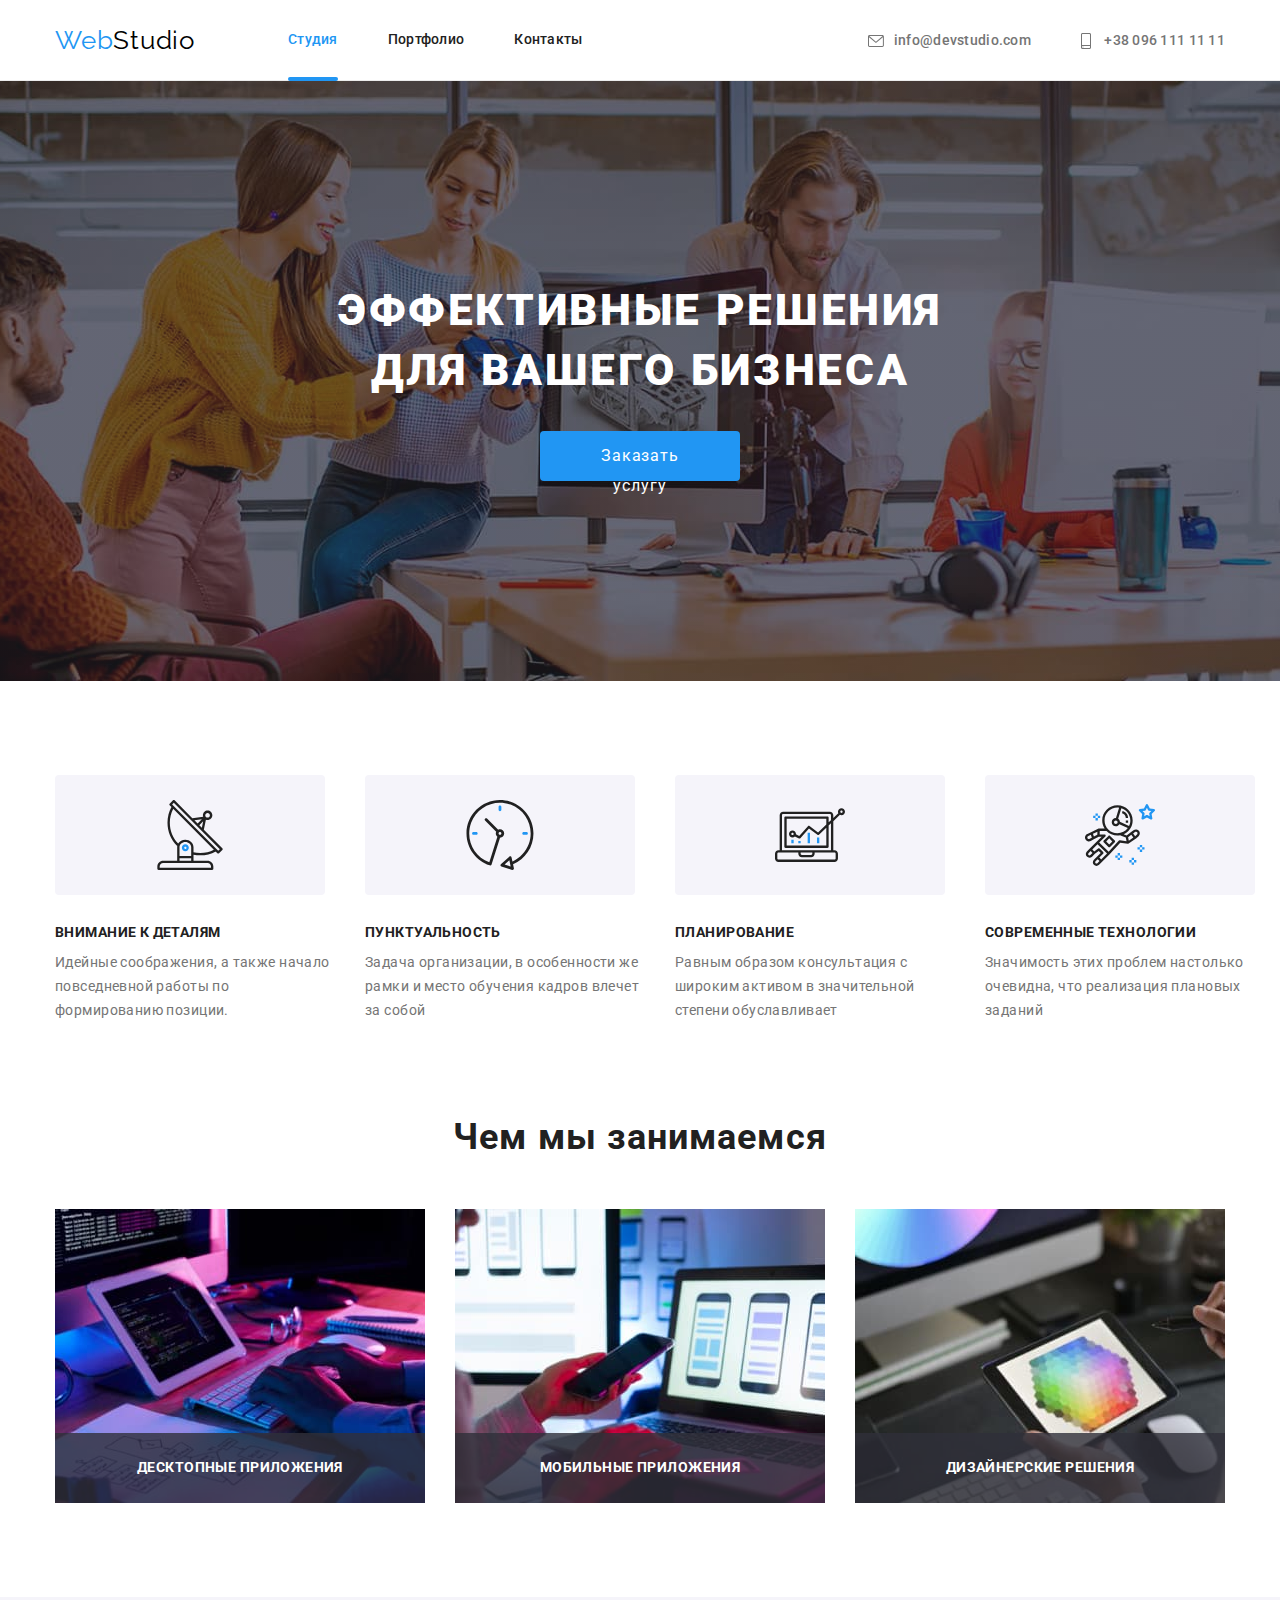
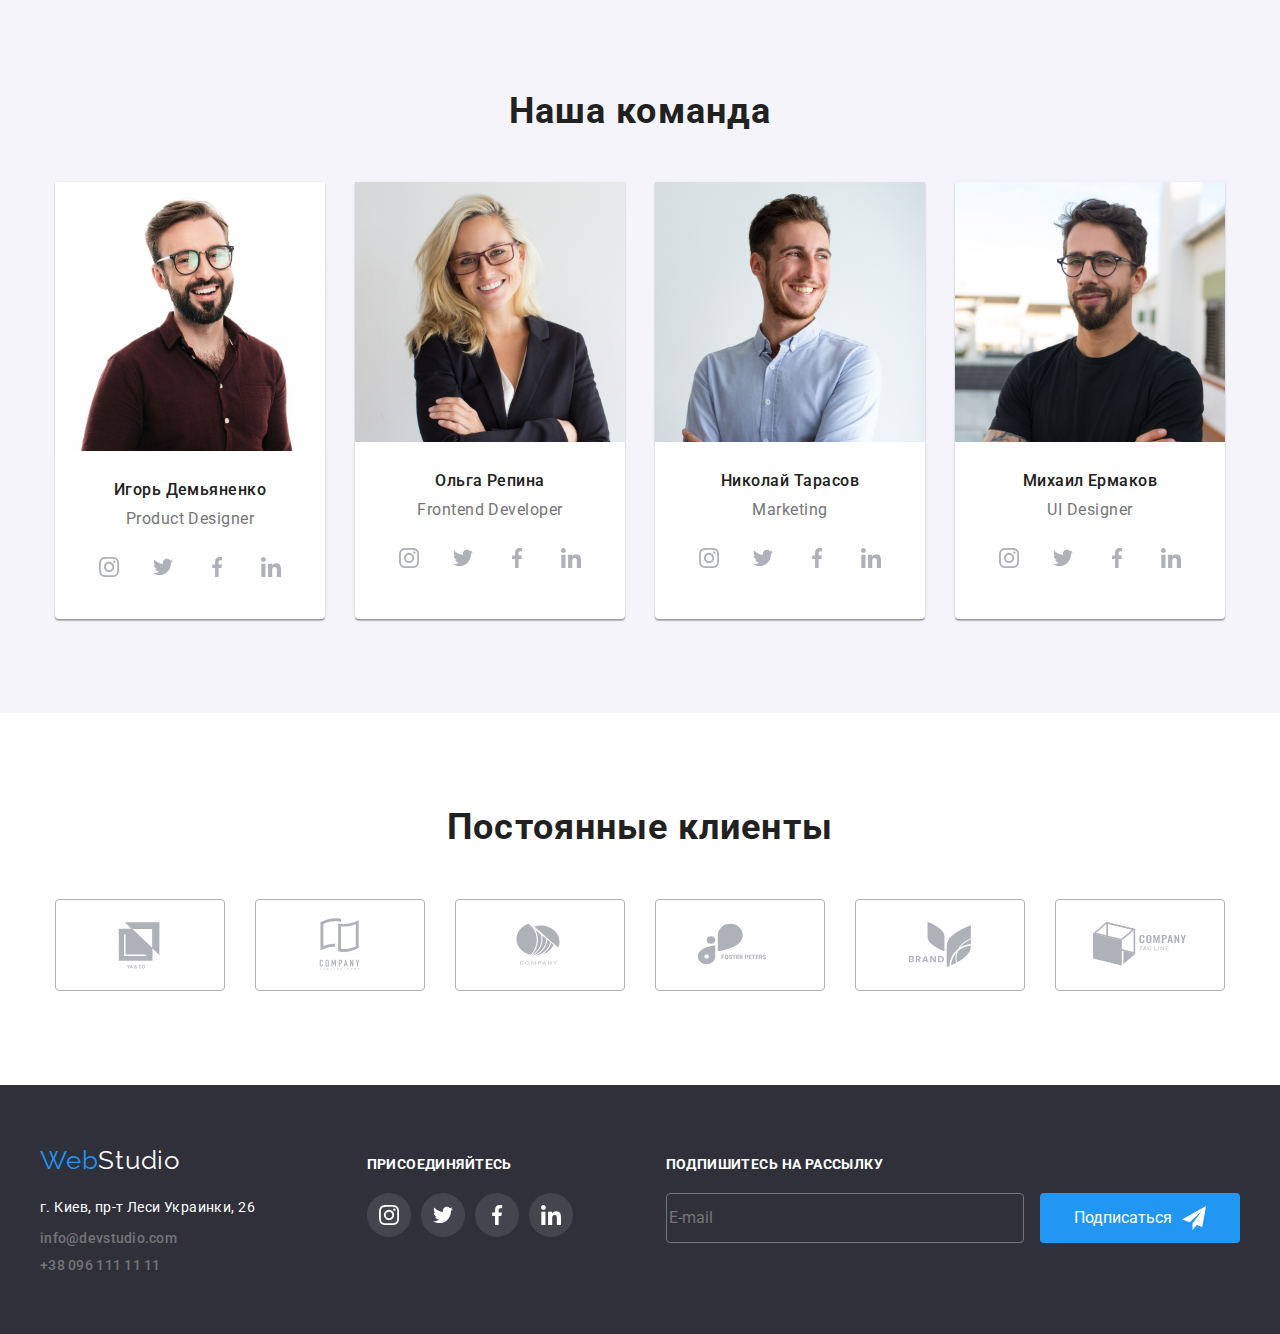
<file: index.html>
<!DOCTYPE html>
<html lang="en">

<head>
    <meta charset="UTF-8">
    <meta http-equiv="X-UA-Compatible" content="IE=edge">
    <meta name="viewport" content="width=device-width, initial-scale=1.0">
    <title>WebStudio</title>
    <link
        href="https://fonts.googleapis.com/css2?family=Raleway:wght@700&family=Roboto:wght@400;500;700;900&display=swap"
        rel="stylesheet">
    <link rel="stylesheet"
        href="https://cdnjs.cloudflare.com/ajax/libs/modern-normalize/1.1.0/modern-normalize.min.css">
    <link rel="stylesheet" href="./css/styles.css">
</head>

<body>

    <!--Шапка сайта-->


    <header class="page-header">
        <div class="container">
            <nav class="main-nav">
                <!-- логотип -->
                <a href="./index.html" class="logo">Web<span class="logo-header">Studio</span></a>
                <!-- навигацыя шапки -->
                <ul class="site-nav-list">
                    <li class="item"><a href="./index.html" class="link current">Студия</a></li>
                    <li class="item"><a href="./portfolio.html" class="link">Портфолио</a></li>
                    <li class="item"><a href="" class="link">Контакты</a></li>
                </ul>
            </nav>
            <!-- контакты -->
            <ul class="auth-nav-list">
                <li class="item"><a href="mailto:info@devstudio.com" class="auth-link">
                    <svg class="mail"  width: 16px; height: 12px;>
                            <use href="./symbol-defs.svg#icon-envelope-hover">

                            </use>
                        </svg>info@devstudio.com</a></li>

                <li class="item"><a href="tel:+380961111111" class="auth-link">
                    <svg class="tel" width="10px" height="16px">
                            <use href="./symbol-defs.svg#icon-smartphone"></use>
                        </svg> +38 096 111 11 11</a></li>
            </ul>

        </div>
    </header>


    <!-- уникальный контент -->
    <main>
        <!--Герой-->

        <section class="hero">
            <div class="kontainer">
                <h1 class="hero-title">Эффективные решения <br> для вашего бизнеса</h1>

                <button type="button" class="button-primery" data-modal-open>Заказать услугу</button>
            </div>
        </section>


        <!--Пpеймущества-->

        <section class="section">
            <div class="container">
                <h2 class="visually-hidden ">Наши преймущества</h2>

                <ul class="feature-list">

                    <li class="item ">
                        <div class="icon">
                            <svg class="button-icon" width="70px" height="70px">
                                <use href="./symbol-defs.svg#icon-antenna1"></use>
                            </svg>
                        </div>
                        <h3 class="section-title">Внимание к деталям</h3>
                        <p class="section-text">Идейные соображения, а также начало повседневной работы по формированию
                            позиции.</p>
                    </li>
                    <li class="item ">
                        <div class="icon">
                            <svg class="button-icon" width="70px" height="70px">
                                <use href="./symbol-defs.svg#icon-clock1"></use>
                            </svg>
                        </div>
                        <h3 class="section-title">Пунктуальность</h3>
                        <p class="section-text">Задача организации, в особенности же рамки и место обучения кадров
                            влечет за собой</p>
                    </li>
                    <li class="item">
                        <div class="icon">
                            <svg class="button-icon" width="70px" height="70px">
                                <use href="./symbol-defs.svg#icon-diagram1"></use>
                            </svg>
                        </div>
                        <h3 class="section-title">Планирование</h3>
                        <p class="section-text">Равным образом консультация с широким активом в значительной степени
                            обуславливает</p>
                    </li>
                    <li class="item ">
                        <div class="icon">
                            <svg class="button-icon" width="70px" height="70px">
                                <use href="./symbol-defs.svg#icon-astronaut1"></use>
                            </svg>
                        </div>
                        <h3 class="section-title">Современные технологии</h3>
                        <p class="section-text">Значимость этих проблем настолько очевидна, что реализация плановых
                            заданий</p>
                    </li>
                </ul>
            </div>
        </section>


        <!-- наши работы -->

        <section class="section-development">
            <div class="container">

                <h2 class="development">Чем мы занимаемся</h2>

                <ul class="photo-list">
                    <li class="item">
                        <h3 class="photo-text">Десктопные приложения</h3>
                        <img width="370" src="./webstudio-version2.1copy/img(2)(1).jpg" alt="Пример работ">
                    </li>

                    <li class="item">
                        <h3 class="photo-text">Мобильные приложения</h3>
                        <img width="370" src="./webstudio-version2.1copy/img(3)(1).jpg" alt="Пример работ">
                    </li>

                    <li class="item">
                        <h3 class="photo-text">Дизайнерские решения</h3>
                        <img width="370" src="./webstudio-version2.1copy/img(4)(1).jpg" alt="Пример работ">
                    </li>

                </ul>
            </div>
        </section>


        <!-- наша команда -->

        <section class="section-command">
            <div class="container">
                <h2 class="command">Наша команда</h2>
                <ul class="photo-card">
                    <li class="item">
                        <img width="270" src="./webstudio-version2.1copy/img(3).jpg" alt="фото">
                        <div class="card-item">
                            <h3 class="name">Игорь Демьяненко</h3>
                            <p class="profession">Product Designer</p>
                            <ul class="master-soc-list">
                                <li class="master-soc-item">
                                    <a href="" class="master-soc-link">
                                        <svg class="master-soc-icon" width="20px" height="20px">
                                            <use href="./symbol-defs.svg#icon-instagram2"></use>
                                        </svg>
                                    </a>
                                </li>
                                <li class="master-soc-item">
                                    <a href="" class="master-soc-link">
                                        <svg class="master-soc-icon" width="20px" height="20px">
                                            <use href="./symbol-defs.svg#icon-twitter1"></use>
                                        </svg>
                                    </a>
                                </li>
                                <li class="master-soc-item">
                                    <a href="" class="master-soc-link">
                                        <svg class="master-soc-icon" width="20px" height="20px">
                                            <use href="./symbol-defs.svg#icon-facebook1"></use>
                                        </svg>
                                    </a>
                                </li>
                                <li class="master-soc-item">
                                    <a href="" class="master-soc-link">
                                        <svg class="master-soc-icon" width="20px" height="20px">
                                            <use href="./symbol-defs.svg#icon-linkedin1"></use>
                                        </svg>
                                    </a>
                                </li>

                            </ul>
                        </div>
                    </li>

                    <li class="item">
                        <img width="270" src="./webstudio-version2.1copy/img.jpg" alt="фото">
                        <div class="card-item">
                            <h3 class="name">Ольга Репина</h3>
                            <p class="profession">Frontend Developer</p>
                            <ul class="master-soc-list">
                                <li class="master-soc-item">
                                    <a href="" class="master-soc-link">
                                        <svg class="master-soc-icon" width="20px" height="20px">
                                            <use href="./symbol-defs.svg#icon-instagram2"></use>
                                        </svg>
                                    </a>
                                </li>
                                <li class="master-soc-item">
                                    <a href="" class="master-soc-link">
                                        <svg class="master-soc-icon" width="20px" height="20px">
                                            <use href="./symbol-defs.svg#icon-twitter1"></use>
                                        </svg>
                                    </a>
                                </li>
                                <li class="master-soc-item">
                                    <a href="" class="master-soc-link">
                                        <svg class="master-soc-icon" width="20px" height="20px">
                                            <use href="./symbol-defs.svg#icon-facebook1"></use>
                                        </svg>
                                    </a>
                                </li>
                                <li class="master-soc-item">
                                    <a href="" class="master-soc-link">
                                        <svg class="master-soc-icon" width="20px" height="20px">
                                            <use href="./symbol-defs.svg#icon-linkedin1"></use>
                                        </svg>
                                    </a>
                                </li>

                            </ul>
                        </div>
                    </li>
                    <li class="item">
                        <img width="270" src="./webstudio-version2.1copy/img(2).jpg" alt="фото">
                        <div class="card-item">
                            <h3 class="name">Николай Тарасов</h3>
                            <p class="profession">Marketing</p>
                            <ul class="master-soc-list">
                                <li class="master-soc-item">
                                    <a href="" class="master-soc-link">
                                        <svg class="master-soc-icon" width="20px" height="20px">
                                            <use href="./symbol-defs.svg#icon-instagram2"></use>
                                        </svg>
                                    </a>
                                </li>
                                <li class="master-soc-item">
                                    <a href="" class="master-soc-link">
                                        <svg class="master-soc-icon" width="20px" height="20px">
                                            <use href="./symbol-defs.svg#icon-twitter1"></use>
                                        </svg>
                                    </a>
                                </li>
                                <li class="master-soc-item">
                                    <a href="" class="master-soc-link">
                                        <svg class="master-soc-icon" width="20px" height="20px">
                                            <use href="./symbol-defs.svg#icon-facebook1"></use>
                                        </svg>
                                    </a>
                                </li>
                                <li class="master-soc-item">
                                    <a href="" class="master-soc-link">
                                        <svg class="master-soc-icon" width="20px" height="20px">
                                            <use href="./symbol-defs.svg#icon-linkedin1"></use>
                                        </svg>
                                    </a>
                                </li>

                            </ul>
                        </div>
                    </li>
                    <li class="item">
                        <img width="270" src="./webstudio-version2.1copy/img(1).jpg" alt="фото">
                        <div class="card-item">
                            <h3 class="name">Михаил Ермаков</h3>
                            <p class="profession">UI Designer</p>
                            <ul class="master-soc-list">
                                <li class="master-soc-item">
                                    <a href="" class="master-soc-link">
                                        <svg class="master-soc-icon" width="20px" height="20px">
                                            <use href="./symbol-defs.svg#icon-instagram2"></use>
                                        </svg>
                                    </a>
                                </li>
                                <li class="master-soc-item">
                                    <a href="" class="master-soc-link">
                                        <svg class="master-soc-icon" width="20px" height="20px">
                                            <use href="./symbol-defs.svg#icon-twitter1"></use>
                                        </svg>
                                    </a>
                                </li>
                                <li class="master-soc-item">
                                    <a href="" class="master-soc-link">
                                        <svg class="master-soc-icon" width="20px" height="20px">
                                            <use href="./symbol-defs.svg#icon-facebook1"></use>
                                        </svg>
                                    </a>
                                </li>
                                <li class="master-soc-item">
                                    <a href="" class="master-soc-link">
                                        <svg class="master-soc-icon" width="20px" height="20px">
                                            <use href="./symbol-defs.svg#icon-linkedin1"></use>
                                        </svg>
                                    </a>
                                </li>

                            </ul>
                        </div>
                    </li>
                </ul>
            </div>
        </section>
        <section class="section">
            <div class="container">
                <h2 class="clients">Постоянные клиенты</h2>
                <ul class="icon-company-list">
                    <li class="item">
                        <a href="" class="icon-company">
                            <svg class="button-icon" width="106px" height="60px">
                                <use href="./symbol-defs.svg#icon-Logo-1"></use>
                            </svg>
                        </a>
                    </li>
                    <li class="item">
                        <a href="" class="icon-company">
                            <svg class="button-icon" width="106px" height="60px">
                                <use href="./symbol-defs.svg#icon-Logo"></use>
                            </svg>
                        </a>
                    </li>
                    <li class="item">
                        <a href="" class="icon-company">
                            <svg class="button-icon" width="106px" height="60px">
                                <use href="./symbol-defs.svg#icon-Logo-2"></use>
                            </svg>
                        </a>
                    </li>
                    <li class="item">
                        <a href="" class="icon-company">
                            <svg class="button-icon" width="106px" height="60px">
                                <use href="./symbol-defs.svg#icon-Logo-3"></use>
                            </svg>
                        </a>
                    </li>
                    <li class="item">
                        <a href="" class="icon-company">
                            <svg class="button-icon" width="106px" height="60px">
                                <use href="./symbol-defs.svg#icon-Logo-4"></use>
                            </svg>
                        </a>
                    </li>
                    <li class="item">
                        <a href="" class="icon-company">
                            <svg class="button-icon" width="106px" height="60px">
                                <use href="./symbol-defs.svg#icon-Logo-5"></use>
                            </svg>
                        </a>
                    </li>
                </ul>
            </div>
        </section>


    </main>
    <!-- подвал сайта -->

    <footer class="footer-page">

        <div class="container footer-page">
            <div class="footer-adress">
                <!-- логотип -->

                <a href="./index.html" class="logo">Web<span class="logo-footer">Studio</span></a>

                <address>

                    <ul class="footer-nav-list">
                        <!-- навигацыя гугл -->
                        <li class="item"><a
                                href="https://www.google.com/maps/place/%D0%B1%D1%83%D0%BB%D1%8C%D0%B2%D0%B0%D1%80+%D0%9B%D0%B5%D1%81%D1%96+%D0%A3%D0%BA%D1%80%D0%B0%D1%97%D0%BD%D0%BA%D0%B8,+26,+%D0%9A%D0%B8%D1%97%D0%B2,+02000/@50.4265807,30.5361971,17z/data=!3m1!4b1!4m5!3m4!1s0x40d4cf0e033ecbe9:0x57a4dffefec77da0!8m2!3d50.4265807!4d30.5383858"
                                target="blank" class="geolocation">г. Киев, пр-т Леси Украинки, 26</a></li>
                        <!-- контакты -->
                        <li class="item"><a href="mailto:info@devstudio.com" class="auth-link">info@devstudio.com</a>
                        </li>
                        <li class="item"><a href="tel:+380961111111" class="auth-link">+38 096 111 11 11</a></li>

                </address>
            </div>
            <div class="soc-link">
                </ul>

                <h2 class="footer-title">Присоединяйтесь</h2>
                <ul class="footer-soc-list">

                    <li class="footer-soc-item">
                        <a href="" class="footer-soc-link">
                            <svg class="footer-soc-icon" width="20px" height="20px">
                                <use href="./symbol-defs.svg#icon-instagram2"></use>
                            </svg>
                        </a>
                    </li>
                    <li class="footer-soc-item">
                        <a href="" class="footer-soc-link">
                            <svg class="footer-soc-icon" width="20px" height="20px">
                                <use href="./symbol-defs.svg#icon-twitter1"></use>
                            </svg>
                        </a>
                    </li>
                    <li class="footer-soc-item">
                        <a href="" class="footer-soc-link">
                            <svg class="footer-soc-icon" width="20px" height="20px">
                                <use href="./symbol-defs.svg#icon-facebook1"></use>
                            </svg>
                        </a>
                    </li>
                    <li class="footer-soc-item">
                        <a href="" class="footer-soc-link">
                            <svg class="footer-soc-icon" width="20px" height="20px">
                                <use href="./symbol-defs.svg#icon-linkedin1"></use>
                            </svg>
                        </a>
                    </li>
                </ul>
            </div>
            <form class="footer-mail">
                <h2 class="footer-title">подпишитесь на рассылку</h2>
                <input type="email" name="email" class="form-footer" placeholder="E-mail">
                <button type="submit" class="button-footer">Подписаться
                    <svg class="footer-icon" width="24px" height="24px">
                        <use href="./symbol-defs.svg#icon-icon-send" ></use>
                    </svg>
                </button>
            </form>
        </div>
        
       
   
    </footer>
    <div class="backdrop is-hidden" data-modal>
        <div class="modal">
            <button type="button" class="button-modal" data-modal-close>
                <svg class="button-close"width="30px" height="30px">
                    <use href="./symbol-defs.svg#icon-Vector-1"></use>
                </svg>
            </button>
            <h2 class="modal-text">Оставьте свои данные, мы вам перезвоним</h2>
            <form class="modal-form">

                <div class="form">
                <label class="name-modal">Имя              
              <input type="text"class="modal-input" name="user-name" required>
              <svg class="icon-modal" width="18px" height="18px">
                  <use href="./symbol-defs.svg#icon-person-black-18dp-1"></use>
              </svg>
            </label>
            </div>
               <div class="form">
                <label class="name-modal">Телефон
                <input type="tel" class="modal-input" name="user-tel" required>
                <svg class="icon-modal" width="18px" height="18px">
                    <use href="./symbol-defs.svg#icon-phone-black-18dp-1"></use>
                </svg>
                </label>
            </div>
            <div class="form">
                <label class="name-modal">Почта
                <input type="email" class="modal-input" name="user-mail" required>
                <svg class="icon-modal" width="18px" height="18px">
                    <use href="./symbol-defs.svg#icon-email-black-18dp-1"></use>
                </svg>
                </label>
            </div>  
            <div class="form">

               <label for="user-text" class="name-modal"> Комментарий</label>
                <textarea class="modal-coments" placeholder="Введите текст" name="user-text" id="user-text"></textarea>
                
            </div>
            <div class="form">
                <input type="checkbox" class="form-check visually-hidden " id="form-check" name="check">
                <label for="form-check" class="agreement">Соглашаюсь с рассылкой и принимаю <span class="text-modal">Условия договора</span></label>
            </div>

               <button type="submit" class="modal-button">Отправить</button>

            </form>
        </div>
    </div>
    <script src="./modal.js"></script>
</body>

</html>
</file>
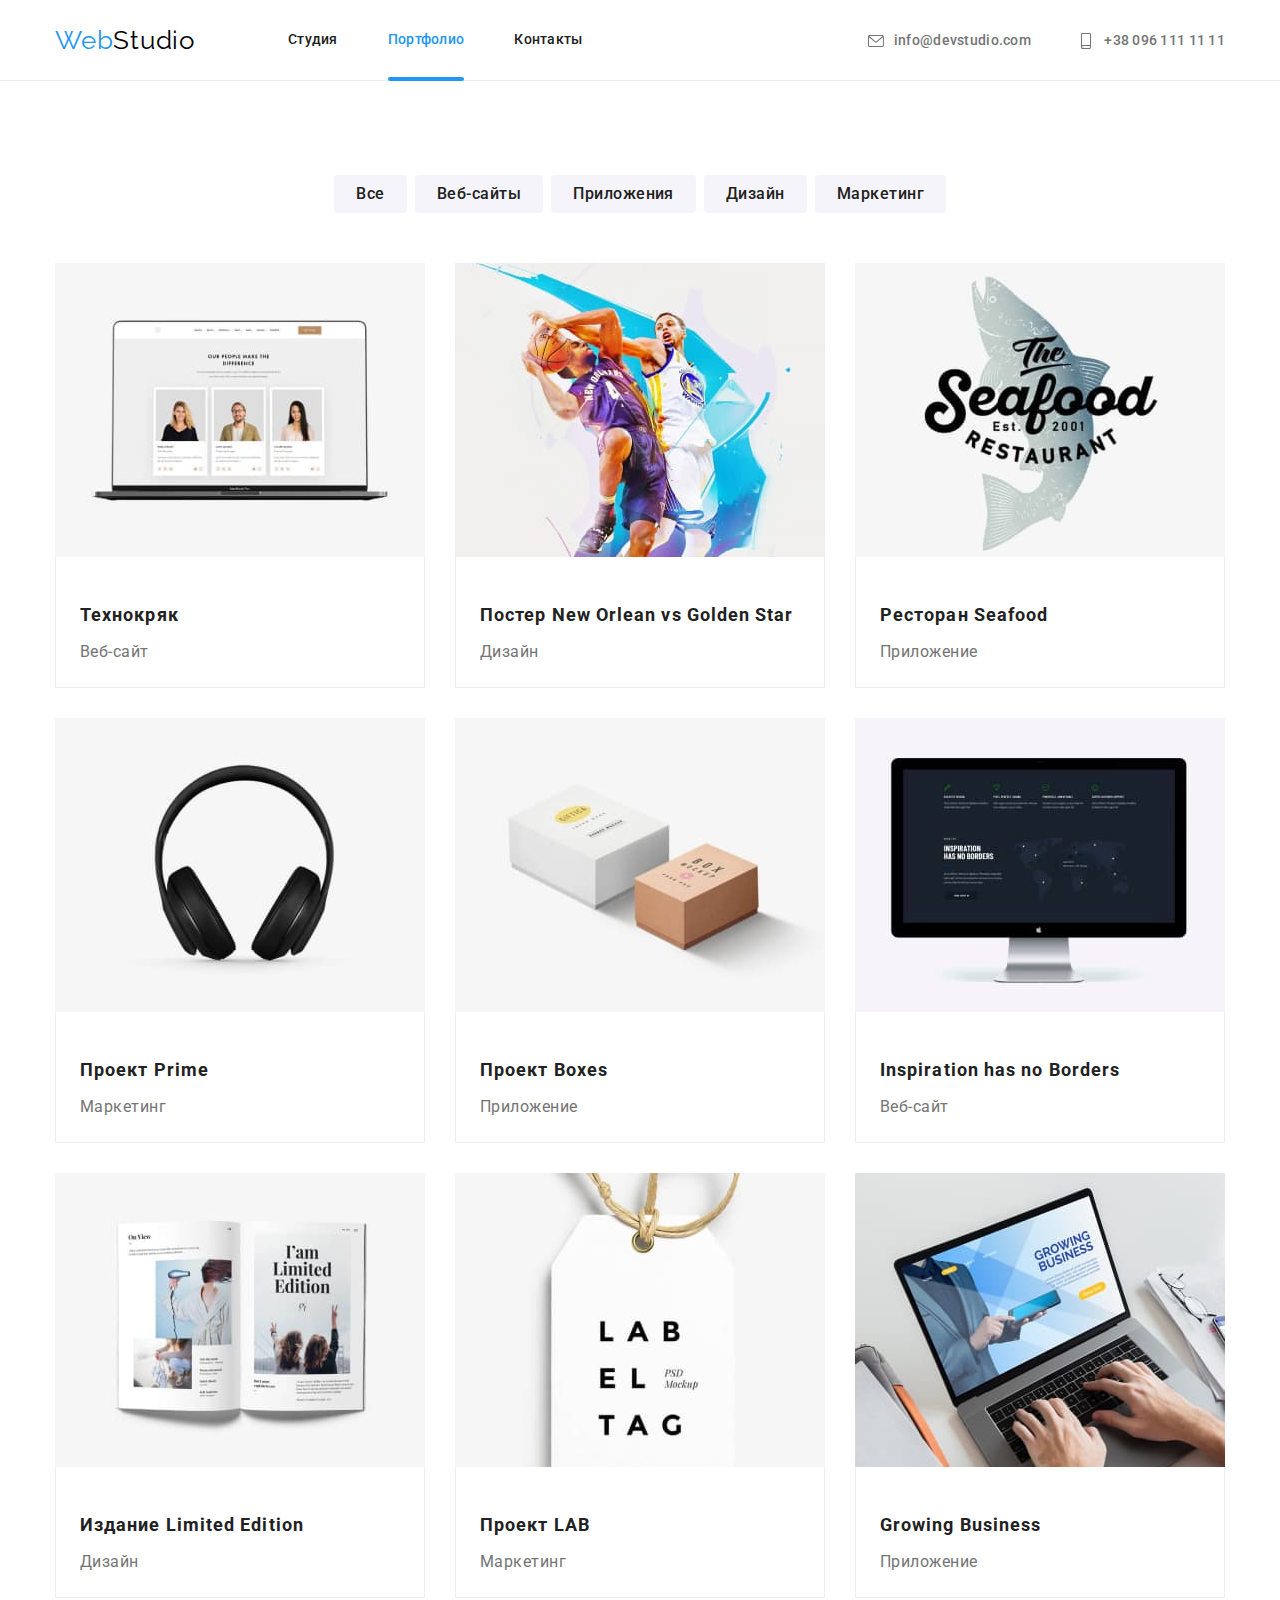
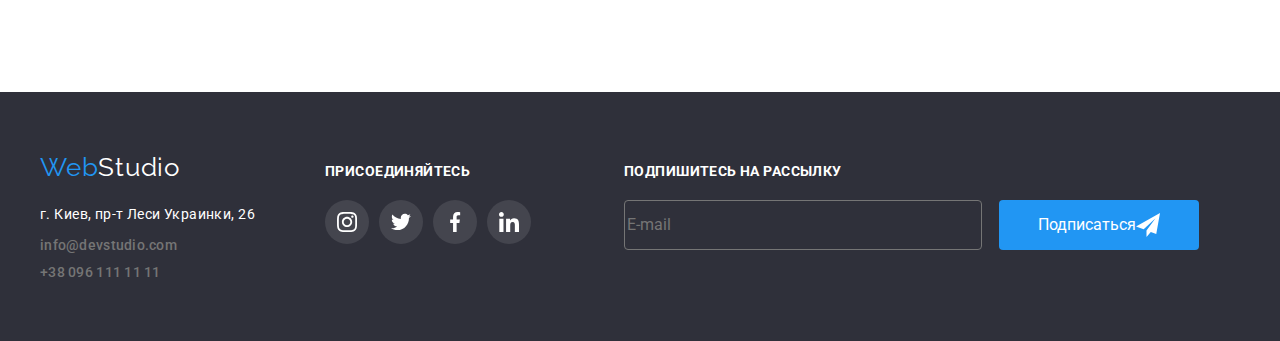
<file: portfolio.html>
<!DOCTYPE html>
<html lang="en">

<head>
    <meta charset="UTF-8">
    <meta http-equiv="X-UA-Compatible" content="IE=edge">
    <meta name="viewport" content="width=device-width, initial-scale=1.0">
    <title>WebStudio</title>
    <link href="https://fonts.googleapis.com/css2?family=Raleway:wght@700&family=Roboto:wght@400;500;700;900&display=swap"
    rel="stylesheet">
    <link rel="stylesheet" href="https://cdnjs.cloudflare.com/ajax/libs/modern-normalize/1.1.0/modern-normalize.min.css">
    <link rel="stylesheet" href="./css/styles.css">
</head>
<body>
 
<header class="page-header">
    <div class="container">
        <nav class="main-nav">
            <!-- логотип -->
            <a href="./index.html" class="logo">Web<span class="logo-header">Studio</span></a>
            <!-- навигацыя шапки -->
            <ul class="site-nav-list">
                <li class="item"><a href="./index.html" class="link ">Студия</a></li>
                <li class="item"><a href="./portfolio.html" class="link current">Портфолио</a></li>
                <li class="item"><a href="" class="link">Контакты</a></li>
            </ul>
        </nav>
        <!-- контакты -->
        <ul class="auth-nav-list">
            <li class="item"><a href="mailto:info@devstudio.com" class="auth-link">
                    <svg class="mail" width: 16px; height: 12px;>
                        <use href="./symbol-defs.svg#icon-envelope-hover">

                        </use>
                    </svg>info@devstudio.com</a></li>

            <li class="item"><a href="tel:+380961111111" class="auth-link">
                    <svg class="tel" width="10px" height="16px">
                        <use href="./symbol-defs.svg#icon-smartphone"></use>
                    </svg> +38 096 111 11 11</a></li>
        </ul>

    </div>
</header>


<main>
    <!-- герой -->
    
    <section class="section">
       
        <!-- список снопок -->
        <div class="container">
     
    <ul class="button-list">
        <li class="item"><button type="button" class="button-secondary" lang="ru">Все</button></li>
        <li class="item"><button type="button" class="button-secondary" lang="ru">Веб-сайты</button></li>
        <li class="item"><button type="button" class="button-secondary" lang="ru">Приложения</button></li>
        <li class="item"><button type="button" class="button-secondary" lang="ru">Дизайн</button></li>
        <li class="item"><button type="button" class="button-secondary" lang="ru">Маркетинг</button></li>
       
    </ul>
    
            
    <!-- наши работы -->
    <h1 class="visually-hidden">Наши проекты</h1>
    
        <ul class="project">
            <li class="item">
                <a href="" class="card">
                    <div class="card-project-img">
                        <img src="./img-home-work2/img(2)(1).jpg" alt="Технокряк" width="370" height="294">
                    <p class="text-project">Ресурс предлагает комплексные предложения с разным уровнем функционала и сервисов. Все это позволит посетителю получить
                    исчерпывающие сведения о компании или частном лице.</p>
                    </div>
                <div class="card-project">
                    <h2 class="card-title">Технокряк</h2>
                    <p class="card-text">Веб-сайт</p>
                </div></a>
              
            </li>
            <li class="item">
                <a href="" class="card">
                    <div class="card-project-img">
                    <img src="./img-home-work2/img(1).jpg" alt="Постер New Orlean vs Golden Star"
                 width="370"
                 height="294">
                <p class="text-project">Ресурс предлагает комплексные предложения с разным уровнем функционала и сервисов. Все это
                 позволит посетителю получить
                исчерпывающие сведения о компании или частном лице.</p>
                </div>
                 <div class="card-project">
                    <h2 class="card-title">Постер New Orlean vs Golden Star</h2>
                    <p class="card-text">Дизайн</p>
                </div></a>
                
            </li>
            <li class="item">
                <a href="" class="card">
                    <div class="card-project-img">
                    <img src="./img-home-work2/img(2).jpg" alt="Ресторан Seafood" width="370" height="294">
                    <p class="text-project">Ресурс предлагает комплексные предложения с разным уровнем функционала и сервисов. Все этопозволит посетителю получить
                        исчерпывающие сведения о компании или частном лице.</p>
                 </div>
                <div class="card-project">
                 <h2 class="card-title">Ресторан Seafood</h2>
                 <p class="card-text">Приложение</p>
                </div></a>
            </li>
            <li class="item">
                <a href="" class="card">
                    <div class="card-project-img">
                    <img src="./img-home-work2/img(3)(1).jpg" alt="Проект Prime" width="370" height="294">
                    <p class="text-project">Ресурс предлагает комплексные предложения с разным уровнем функционала и сервисов. Все этопозволит посетителю получить
                        исчерпывающие сведения о компании или частном лице.</p>
                  </div>
                <div class="card-project">
                 <h2 class="card-title">Проект Prime</h2>
                 <p class="card-text">Маркетинг</p>
                </div></a>
            </li>
            <li class="item">
                <a href="" class="card">
                    <div class="card-project-img">
                    <img src="./img-home-work2/img.jpg" alt="Проект Boxes"
                width="370"
                 height="294">
                <p class="text-project">Ресурс предлагает комплексные предложения с разным уровнем функционала и сервисов. Все
                    этопозволит посетителю получить
                    исчерпывающие сведения о компании или частном лице.</p>
                    </div>
                <div class="card-project">
                 <h2 class="card-title">Проект Boxes</h2>
                 <p class="card-text">Приложение</p>
                </div></a>
            </li>
            <li class="item">
                <a href="" class="card">
                    <div class="card-project-img">
                    <img src="./img-home-work2/img(5).jpg" alt="Inspiration has no Borders"
                 width="370"
                 height="294">
                <p class="text-project">Ресурс предлагает комплексные предложения с разным уровнем функционала и сервисов. Все
                    этопозволит посетителю получить
                    исчерпывающие сведения о компании или частном лице.</p>
                    </div>
                <div class="card-project">
                 <h2 class="card-title">Inspiration has no Borders</h2>
                 <p class="card-text">Веб-сайт</p>
                </div></a>
            </li>
            <li class="item">
                <a href="" class="card">
                    <div class="card-project-img">
                    <img src="./img-home-work2/img(4)(1).jpg" alt="Издание Limited Edition" width="370" height="294">
                    <p class="text-project">Ресурс предлагает комплексные предложения с разным уровнем функционала и сервисов. Все
                        этопозволит посетителю получить
                        исчерпывающие сведения о компании или частном лице.</p>
                        </div>
                <div class="card-project">
                 <h2 class="card-title">Издание Limited Edition</h2>
                 <p class="card-text">Дизайн</p>
                </div></a>
            </li>
            <li class="item">
                <a href="" class="card">
                    <div class="card-project-img">
                    <img src="./img-home-work2/img(7).jpg" alt="Проект LAB" width="370" height="294">
                    <p class="text-project">Ресурс предлагает комплексные предложения с разным уровнем функционала и сервисов. Все
                        этопозволит посетителю получить
                        исчерпывающие сведения о компании или частном лице.</p>
                        </div>
                <div class="card-project">
                 <h2 class="card-title">Проект LAB</h2>
                 <p class="card-text">Маркетинг</p>
                </div></a>
            </li>
            <li class="item">
                <a href="" class="card">
                    <div class="card-project-img">
                    <img src="./img-home-work2/img(8).jpg" alt="Growing Business" width="370" height="294">
                    <p class="text-project">Ресурс предлагает комплексные предложения с разным уровнем функционала и сервисов. Все
                        этопозволит посетителю получить
                        исчерпывающие сведения о компании или частном лице.</p>
                        </div>
                <div class="card-project">
                 <h2 class="card-title">Growing Business</h2>
                 <p class="card-text">Приложение</p>
                </div></a>
            </li>

        </ul>
        </div>
    </section>
    </main>

 
    <footer class="footer-page">
   
       <div class="container footer-page">
           <div>
        <!-- логотип -->
    
        <a href="./index.html" class="logo">Web<span class="logo-footer">Studio</span></a>
    
          <address>
    
            <ul class="footer-nav-list">
                <!-- навигацыя гугл -->
                <li class="item"><a
                        href="https://www.google.com/maps/place/%D0%B1%D1%83%D0%BB%D1%8C%D0%B2%D0%B0%D1%80+%D0%9B%D0%B5%D1%81%D1%96+%D0%A3%D0%BA%D1%80%D0%B0%D1%97%D0%BD%D0%BA%D0%B8,+26,+%D0%9A%D0%B8%D1%97%D0%B2,+02000/@50.4265807,30.5361971,17z/data=!3m1!4b1!4m5!3m4!1s0x40d4cf0e033ecbe9:0x57a4dffefec77da0!8m2!3d50.4265807!4d30.5383858"
                        target="blank" class="geolocation">г. Киев, пр-т Леси Украинки, 26</a></li>
                <!-- контакты -->
                <li class="item"><a href="mailto:info@devstudio.com" class="auth-link">info@devstudio.com</a></li>
                <li class="item"><a href="tel:+380961111111" class="auth-link">+38 096 111 11 11</a></li>
    
         </address>
    </div>
    <div class="soc-link">
            </ul>
            
                <h2 class="footer-title">Присоединяйтесь</h2>
                <ul class="footer-soc-list">
    
                    <li class="footer-soc-item">
                        <a href="" class="footer-soc-link">
                            <svg class="footer-soc-icon" width="20px" height="20px">
                                <use href="./symbol-defs.svg#icon-instagram2"></use>
                            </svg>
                        </a>
                    </li>
                    <li class="footer-soc-item">
                        <a href="" class="footer-soc-link">
                            <svg class="footer-soc-icon" width="20px" height="20px">
                                <use href="./symbol-defs.svg#icon-twitter1"></use>
                            </svg>
                        </a>
                    </li>
                    <li class="footer-soc-item">
                        <a href="" class="footer-soc-link">
                            <svg class="footer-soc-icon" width="20px" height="20px">
                                <use href="./symbol-defs.svg#icon-facebook1"></use>
                            </svg>
                        </a>
                    </li>
                    <li class="footer-soc-item">
                        <a href="" class="footer-soc-link">
                            <svg class="footer-soc-icon" width="20px" height="20px">
                                <use href="./symbol-defs.svg#icon-linkedin1"></use>
                            </svg>
                        </a>
                    </li>
                </ul>
    </div>
    <form class="footer-mail">
        <h2 class="footer-title">подпишитесь на рассылку</h2>
        <input type="email" name="email" class="form-footer" placeholder="E-mail">
        <button type="submit" class="button-footer">Подписаться
            <svg width="24px" height="24px">
                <use href="./symbol-defs.svg#icon-icon-send"></use>
            </svg>
        </button>
    </form>
        </div>
    </footer>
</body>
</html>
</file>
<file: css/styles.css>
:root {
  --primary-text-color: #212121;
  --title-text-color: #757575;
  --accent-color: #2196f3;
  --primery-bg-color: #f5f4fa;
  --header-logo-color: #000;
  --footer-logo-color: #fff;
  --footer-bg-color: #2f303a;
  --company-bg-color:#E5E5E5;
}
/* основной фон */
body {
  color: var(--primary-text-color);
  font-family: Roboto, sans-serif;
  letter-spacing: 0.03em;

  
}
/* контейнер */
.container {
  width: 1200px;
  margin-left: auto;
  margin-right: auto;
  padding-left: 15px;
  padding-right: 15px;
}
.section {
 padding-top: 94px;
  padding-bottom: 94px;
  justify-content: center;
}
/* логотип */
.page-header {
  border-bottom: 1px solid #ECECEC;;
}
.page-header .container {
  width: 1200px;
  height: 80px;
}
.kontainer .header {
  display:flex;
  padding-top: 32px;
  padding-bottom: 32px;
  align-items: center;
}
.logo {
  color: var(--accent-color);
  font-family: Raleway, sans-serif;
  font-size: 26px;
  line-height: 1.19;
  letter-spacing: 0.03em;
  text-decoration: none;
}
.logo-header {
  color: var(--header-logo-color);
}
.main-nav {
  display: flex;
  align-items: center;
  vertical-align: middle;
}
/* навигацыя хедера */
.site-nav-list {
  display: flex;
  margin-left: 93px;
}
.page-header .container {
  display: flex;
  align-items: center;
  padding-top: 30px;
  padding-bottom: 30px;
}
.site-nav-list .item {
  margin-right: 50px;
}
.site-nav-list .item:last-child {
  margin-right: 0;
}
.auth-nav-list {
  display: flex;
  margin-left: auto;
  align-items: center;
}
.auth-nav-list .item +.item {
  margin-left: 50px;
}

  .tel{
margin-right: 10px;
  vertical-align: middle;
  fill: currentColor;
  }  

.mail {
  vertical-align: middle;
  fill: currentColor;
  margin-right: 10px;
 width: 16px;
 height: 12px;

}



.icon {
display: flex;
align-items: center;
justify-content: center;
    width: 270px;
    height: 120px;
    margin-bottom: 30px;
    background-color: var(--primery-bg-color);
  border-radius: 4px;
  margin-right: 10px;
  fill: var(--title-text-color);
}

.icon-company {
  color: #AFB1B8;
  display: flex;
  align-items: center;
  justify-content: center;
  width: 170px;
  height: 92px;
  border-radius: 4px;
border: 1px solid #AFB1B8;
transition-property: color;
transition-duration: 250ms;
transition-timing-function: cubic-bezier(0.4, 0, 0.2, 1);
}
.icon-company:hover {
  color: var(--accent-color);
border: 1px solid var(--accent-color);


}
.icon-company:focus {
  border: 1px solid var(--accent-color);
  color: var(--accent-color);
 
  
}
.icon-company-list .item {
  margin-right: 30px;
}
.icon-company-list .item:last-child{
  margin-right: 0;
}
.icon-company-list {
  display: flex;
  justify-content: center;
}


.auth-link {font-family: Roboto,
sans-serif;
font-style: normal;
color: var(--title-text-color);
font-weight: 500;
font-size: 14px;
line-height: 1.14;
letter-spacing: 0.02em;
text-decoration: none;
transition-property:color;
transition-duration: 250ms;
transition-timing-function: cubic-bezier(0.4, 0, 0.2, 1);
}

.feature-list .item::before {
  background-color: var(--primery-bg-color);
  width: 270px;
  height: 120px;
}





/* ссылки */
.auth-link {
  font-family: Roboto, sans-serif;
  font-style: normal;
  color: var(--title-text-color);
  font-weight: 500;
  font-size: 14px;
  line-height: 1.14;
  letter-spacing: 0.02em;
  text-decoration: none;
}
/* состояние наведения */
.auth-link:hover {
  fill: var(--accent-color);
  color: var(--accent-color);

}

/* состояние в фокусе */
.auth-link:focus {
  color: var(--accent-color);
  
}
/* навигацыя сайта */
.link {
  display: block;
  color: var(--primary-text-color);
  font-weight: 500;
  font-size: 14px;
  line-height: 1.14;
  letter-spacing: 0.02em;
  text-decoration: none;
  transition-property:color;
  transition-duration: 250ms;
  transition-timing-function: cubic-bezier(0.4, 0, 0.2, 1);

  
}
/* состояние наведения */
.link:hover {
  color: var(--accent-color);

}

.link.current{
  color: var(--accent-color);
  display: block;
position: relative;
 
}
.link.current::after {
  content: "";
  position: absolute;
  display: block;
  left: 0;
  bottom: -33px;
  width: 100%;
  height: 4px;
  background-color: var(--accent-color);
  border-radius: 2px;
}
/* состояние в фокусе */
.link:focus {
  color: var(--accent-color);
   
}
/* герой */
.hero {
  max-width: 1600px;
  margin-left: auto;
  margin-right: auto;
  background-color: var(--header-logo-color);
background-image: linear-gradient(to right, rgba(47, 48, 58, 0.4),
rgba(47, 48, 58, 0.4)),
url(../img-home-work2/Img9.jpg);

 background-repeat: no-repeat;
 background-position: center;
 background-size: cover;
  text-align: center;
  height: 600px;
  padding-top: 200px;
  padding-bottom: 200px;
  
}
.hero-title {
  color: var(--footer-logo-color);
  font-weight: 900;
  font-size: 44px;
  line-height: 1.36;
  letter-spacing: 0.06em;
  text-transform: uppercase;
  margin-bottom: 30px;
}
/* кнопка веб студии */
.button-primery {
  cursor: pointer;
  color: #fff;
  background-color: var(--accent-color);
  font-size: 16px;
  line-height: 1.87;
  letter-spacing: 0.06em;
  border-radius: 4px;
  border: transparent;
  padding-top: 10px;
  padding-bottom: 10px;
  padding-left: 32px;
  padding-right: 32px;
  width: 200px;
  height: 50px;
}
.feature-list {
  display: flex;

}

.feature-list .item {
  margin-right: 30px;

}

.feature-list .item:last-child {
  margin-right: 0px;
}


.section-title {
  color: var(--primary-text-color);
  font-family: 'Roboto';
  font-style: normal;
  font-weight: 700;
  font-size: 14px;
  line-height: 1.14;
  letter-spacing: 0.03em;
  text-transform: uppercase;
  margin-bottom: 10px;

}

.section-text {
  color: var(--title-text-color);
  font-family: Roboto;
  font-size: 14px;
  line-height: 1.71;
  letter-spacing: 0.03em;
  margin-top: 0;
}

/* чем мы занимаемся */
.development {
  font-size: 36px;
  line-height: 1.16;
  text-align: center;
  letter-spacing: 0.03em;
  margin-bottom: 50px;
  
}
.section-development {
  padding-bottom: 94px;
}
.card-project-img {
  position: relative;
  overflow: hidden;
 
}
.text-project {
  height: 100%;
  font-size: 18px;
  line-height: 1.55;  
  letter-spacing: 0.03em;
  position: absolute;
  top: 0;
  background-color: rgba(33, 150, 243, 0.9);
  color: var(--footer-logo-color);
  padding-top: 63px;
  padding-bottom: 63px;
  padding-left: 24px;
  padding-right: 24px;
  transform: translateY(100%);
  transition-property:transform;
  transition-duration: 250ms;
  transition-timing-function:cubic-bezier(0.4, 0, 0.2, 1);
}

img {
  display: block;
  max-width: 100%;
  height: auto;
}
.photo-list {
  display: flex;
}
.photo-text {
  position: absolute;
 width: 100%;
 height: 70px;
 display: block;
 left: 0;
 bottom: 0;
 padding-top: 27px;
 padding-bottom: 27px;
 color: var(--footer-logo-color);
font-size: 14px;
line-height: 1.14;
text-align: center;
    letter-spacing: 0.03em;
    text-transform: uppercase;
    background-color: rgba(47, 48, 58, 0.8);
}
.photo-list .item {
  margin-right: 30px;
  position: relative;
}

.photo-list .item:last-child {
  margin-right: 0px;
}
.photo-card {
  display: flex;
}

.photo-card .item {
  background-color: var(--footer-logo-color);
    margin-right: 30px;
    box-shadow: 0px 1px 3px rgba(0, 0, 0, 0.12),
    0px 1px 1px rgba(0, 0, 0, 0.14),
    0px 2px 1px rgba(0, 0, 0, 0.2);
    border-radius: 0px 0px 4px 4px;
  
}
.photo-card .item:last-child{
  margin-right: 0;
}
/* наша команда */
.section-command {
  background-color: var(--primery-bg-color);
  padding-top: 94px;
  padding-bottom: 94px;
}
.command {
  font-size: 36px;
  line-height: 1.16;
  text-align: center;
  letter-spacing: 0.03em;
  margin-bottom: 50px;
}
.card-item {
  padding-top: 30px;
  padding-bottom: 30px;
}
/* имя сотрудника */
.name {
  font-weight: 500;
  font-size: 16px;
  line-height: 1.18;
  margin-bottom: 10px;
  text-align: center;
}
/* должность */
.profession {
  color: var(--title-text-color);
  font-size: 16px;
  line-height: 1.18;
  letter-spacing: 0.03em;
  text-align: center;
}
.master-soc-item + .master-soc-item {
  margin-left: 10px;
}
.master-soc-list {
  margin-top: 16px;
  display: flex;
  justify-content: center;
}
.master-soc-link {
  width: 44px;
  height: 44px;
  border-radius: 50%;
  display:flex;
  align-items: center;
  justify-content: center;
      transition-property:background-color;
      transition-duration: 250ms;
      transition-timing-function: cubic-bezier(0.4, 0, 0.2, 1);
}
.master-soc-icon {
  transition-property:fill;
  transition-duration: 250ms;
  transition-timing-function: cubic-bezier(0.4, 0, 0.2, 1);
  fill: #AFB1B8;
}
.master-soc-link:hover {
  background-color: var(--accent-color);

}
.master-soc-link:focus {
    background-color: var(--accent-color);

}
.master-soc-link:hover .master-soc-icon {
  fill: var(--footer-logo-color);
   
}

.master-soc-link:focus .master-soc-icon {
  fill: var(--footer-logo-color);

}
.clients {
  font-size: 36px;
  line-height: 1.16;
  text-align: center;
  letter-spacing: 0.03em;
  color:var(--primary-text-color);
  margin-bottom: 50px;
}
.button-icon {
  fill:currentColor
}


.project {
  display: flex;
  flex-wrap: wrap;
 
}
.project .item {
  margin-right: 30px;
  margin-bottom: 30px;
  
}





.card {
  display: block;
  transition-property:box-shadow;
  transition-duration: 250ms;
  transition-timing-function: cubic-bezier(0.4, 0, 0.2, 1);
 
}
.card:hover .text-project{
  transform: translateY(0%);
  box-shadow: 0px 1px 1px rgba(0, 0, 0, 0.12),
  0px 4px 4px rgba(0, 0, 0, 0.06),
  1px 4px 6px rgba(0, 0, 0, 0.16);

}
.card:focus .text-project{
  transform: translateY(0%);
  box-shadow: 0px 1px 1px rgba(0, 0, 0, 0.12),
    0px 4px 4px rgba(0, 0, 0, 0.06),
    1px 4px 6px rgba(0, 0, 0, 0.16);
 
}
.card-project {
 padding-top: 20px;
 padding-bottom: 20px;
 padding-left: 24px;
 padding-right: 24px;
  border-bottom: 1px solid #EEEEEE;
  border-left: 1px solid #EEEEEE;
  border-right: 1px solid #EEEEEE;
}
.project .item:nth-child(3n) {
  margin-right: 0;
}
.project .item:nth-last-child(-n+3) {
  margin-bottom:0;
}







.logo-footer {
  color: var(--footer-logo-color);
}

/* список */
ul {
  list-style: none;
    margin: 0;
    padding: 0;
}

p,
h1,
h2,
h3,
h4,
h5,
h6 {
  margin: 0;
  padding: 0;
}

a {
  text-decoration: none;
}











.visually-hidden {
  position: absolute;
  white-space: nowrap;
  width: 1px;
  height: 1px;
  overflow: hidden;
  border: 0;
  padding: 0;
  clip: rect(0 0 0 0);
  clip-path: inset(50%);
  margin: -1px;
}





/* цвет абзаца */






.geolocation {
  font-family: Roboto;
  font-style: normal;
  font-weight: normal;
  color: var(--footer-logo-color);
  font-size: 14px;
  line-height: 1.71;
  letter-spacing: 0.03em;
  text-decoration: none;
}

/* кнопки портфолио */
.button-secondary {
  display: inline-block;
  padding: 6px 22px;
  min-width: 73px;
  cursor: pointer;
  color: var(--primary-text-colora);
  background-color: var(--primery-bg-color);
  font-family: Roboto;
  font-weight: 500;
  font-size: 16px;
  line-height: 1.62;
  letter-spacing: 0.03em;
  border-radius: 4px;
  text-align: center;
  border: transparent;
    transition-property:color,background-color, box-shadow;
    transition-duration: 250ms;
    transition-timing-function: cubic-bezier(0.4, 0, 0.2, 1)
}

.button-list {
  display: flex;
  justify-content: center;
  margin-bottom: 50px;
}
.button-list .item {
  margin-right: 8px;
}

.button-list .item:last-child{
  margin-right: 0;
}

/* состояние ховер */
.button-secondary:hover {
    box-shadow: 0px 3px 1px rgba(0, 0, 0, 0.1),
    0px 1px 2px rgba(0, 0, 0, 0.08),
    0px 2px 2px rgba(0, 0, 0, 0.12);
    border-radius: 4px;
  color: #fff;
  background-color: var(--accent-color);
 
}
/* состояние фокус */
.button-secondary:focus {
  box-shadow: 0px 3px 1px rgba(0, 0, 0, 0.1),
  0px 1px 2px rgba(0, 0, 0, 0.08),
  0px 2px 2px rgba(0, 0, 0, 0.12);
  border-radius: 4px;
  color: #fff;
  background-color: var(--accent-color);
  
}

.card-title {
  font-size: 18px;
  line-height: 2;
  letter-spacing: 0.06em;
  margin-top: 20px;
  margin-bottom: 4px;
  color: var(--primary-text-color);
  text-decoration: none;
}
.card-text {
  color: var(--title-text-color);
  font-size: 16px;
  line-height: 1.87;
  letter-spacing: 0.03em;
  
  text-decoration: none;
}

.footer-page {
  background-color: var(--footer-bg-color);
  padding-top: 60px;
  padding-bottom: 60px;

}
.container.footer-page {
  display: flex;
  align-items: baseline;
  padding: 0;
}
.soc-link {
  margin-left: 70px;
}
.footer-nav-list {
 
  margin-top: 20px;
}
.footer-nav-list .item {
  margin-bottom: 9px;
}
.footer-nav-list .item:last-child{
  margin-bottom: 0px;
}
.footer-mail {
  margin-left: 93px;
}

.footer-title {
   
    font-size: 14px;
    line-height: 1.14;
    letter-spacing: 0.03em;
    text-transform: uppercase;
    color: #FFFFFF;
    margin-bottom: 20px;
}
.footer-soc-list{
  display: flex;
  justify-content: center;
}
.footer-soc-link {
  background: rgba(255, 255, 255, 0.1);
  width: 44px;
  height: 44px;
  border-radius: 50%;
  display: flex;
  align-items: center;
  justify-content: center;
    transition-property:background-color;
    transition-duration: 250ms;
    transition-timing-function: cubic-bezier(0.4, 0, 0.2, 1);
}
.footer-soc-icon {

  fill: #FFFFFF;
}
.footer-soc-link:hover{
  background-color: var(--accent-color);

}
.footer-soc-link:focus {
  background-color: var(--accent-color);
 
}
.footer-soc-item + .footer-soc-item {
  margin-left: 10px;
}
.backdrop {
  width: 100%;
  height: 100%;
  top: 0;
  position: absolute;
 position: fixed;
background-color: rgba(0, 0, 0, 0.2);
transition: opacity 250ms,
visibility 250ms;

}
.modal {
  position: absolute;
  top: 50%;
  left: 50%;
  transform: translate(-50%,-50%);
width: 528px;
min-height: 581px;
background-color: var(--footer-logo-color);
border-radius: 4px;
padding: 40px;

}
.button-modal {
position: absolute;
display: flex;
align-items: center;
justify-content: center;
top: 8px;
right: 8px;
width: 30px;
height: 30px;
border: 1px solid rgba(0, 0, 0, 0.1);
border-radius: 50%;
background-color: transparent;
  cursor: pointer;
}
.button-close {
fill: var(--header-logo-color);
width: 11px;
height: 11px;
transition-property:fill;
transition-duration: 250ms;
transition-timing-function: cubic-bezier(0.4, 0, 0.2, 1)
}
.button-modal:hover .button-close {
  fill: var(--accent-color);
}
.button-modal:focus .button-close {
  fill: var(--accent-color);
}
.is-hidden {
  opacity: 0;
  pointer-events: none;
  visibility: hidden;
}
.modal-text {
 color: var(--primary-text-color);
justify-content: center;
font-size: 20px;
text-align: center;

margin-bottom: 12px;
}
.modal-input {
  width: 100%;
height: 40px;
border-radius: 4px;
border: 1px solid rgba(33, 33, 33, 0.2);
background-color: transparent;
position: relative;
cursor: pointer;
padding-left: 38px;
margin-top: 4px;
transition-property:border-color;
transition-duration: 250ms;
transition-timing-function: cubic-bezier(0.4, 0, 0.2, 1)
}

.form {
  position: relative;
  margin-bottom: 10px;
}
.form:nth-child(4) {
  margin-bottom: 20px;
}
.form:focus {
  color: var(--accent-color);
  
}
.form:nth-child(5) {
  margin-bottom: 0px;
}
.name-modal {
  font-family: 'Roboto';
  font-style: normal;
  font-weight: 400;
  font-size: 12px;
  line-height: 1.16;
  letter-spacing: 0.01em;
  display: block;
  color:rgba(117, 117, 117, 1) ;
}

.icon-modal {
  position:absolute;
 left: 12px;
 top: 50%;
transition-property:fill;
transition-duration: 250ms;
transition-timing-function: cubic-bezier(0.4, 0, 0.2, 1)
}

.modal-coments::placeholder  {
  color:rgba(117, 117, 117, 0.5) ;
  
}
.modal-coments {
  display: block;
  width: 100%;
  height: 120px;
  border-radius: 4px;
  border: 1px solid rgba(33, 33, 33, 0.2);
  background-color: transparent;
  cursor: pointer;
  margin-top: 4px;
  padding-top: 12px;
  padding-bottom: 12px;
  padding-left: 16px;
  padding-right: 16px;
  resize: none;
  transition-property:border-color;
  transition-duration: 250ms;
  transition-timing-function: cubic-bezier(0.4, 0, 0.2, 1)
}
.modal-coments:hover {
  border-color: var(--accent-color);
}
.modal-coments:focus {
  border-color: var(--accent-color);
  outline: transparent;
}
.modal-button {
  width: 200px;
  height: 50px;
  border-color: transparent;
  border-radius: 4px;
  color: var(--footer-logo-color);
  background-color: var(--accent-color);
  cursor: pointer;
  padding-bottom: 10px;
   padding-top: 10px;
  padding-left: 55px;
  padding-right: 55px;
  margin-left: auto;
  margin-right:auto;
  margin-top: 30px;
 display: block;
  transition-property:box-shadow;
  transition-duration: 250ms;
  transition-timing-function: cubic-bezier(0.4, 0, 0.2, 1)
}
.modal-button:hover {
  box-shadow: 0px 3px 1px rgba(0, 0, 0, 0.1),
  0px 1px 2px rgba(0, 0, 0, 0.08),
  0px 2px 2px rgba(0, 0, 0, 0.12);
  
}
.modal-button:focus {
  box-shadow: 0px 3px 1px rgba(0, 0, 0, 0.1),
  0px 1px 2px rgba(0, 0, 0, 0.08),
  0px 2px 2px rgba(0, 0, 0, 0.12);
}
.modal-input:focus {
  border-color: var(--accent-color);
  outline: transparent;
}
.modal-input:focus+.icon-modal {
  fill: var(--accent-color);
}
.modal-input:hover {
  border-color: var(--accent-color);
}
.modal-input:hover+.icon-modal {
  fill: var(--accent-color);
}
.agreement {
  display: flex;
  align-items: center;
  justify-content: center;
  font-size: 14px;
  line-height: 1.71;
  color: var(--title-text-color);
}
.agreement::before {
  content: "";
  width: 16px;
  height: 15px;
  border: 2px solid var(--header-logo-color);
  border-radius: 2px;
  margin-right: 8px;
  
}
.text-modal {
  margin-left: 5px;
  color: var(--accent-color);
text-decoration: underline;

}
.form-check:checked + .agreement::before {
background-color:var(--accent-color);
background-image: url(../img-home-work2/check.svg);
background-position: center;
background-size: contain;
border: transparent;
}
.form-footer {
  width: 358px;
  height: 50px;
  background-color: transparent;
  border: 1px solid var(--title-text-color);
  border-radius: 4px;
  color:var(--primery-bg-color)
}
.button-footer {
  display: inline-flex;
  align-items: center;
  justify-content: center;
  width: 200px;
  height: 50px;
  background-color: var(--accent-color);
  color: var(--footer-logo-color);
  border: transparent;
  border-radius: 4px;
 margin-left: 12px;
 cursor: pointer;
}
.footer-icon {
  margin-left: 10px;
}
.footer-adress {
  flex-grow: 1;
}
</file>
